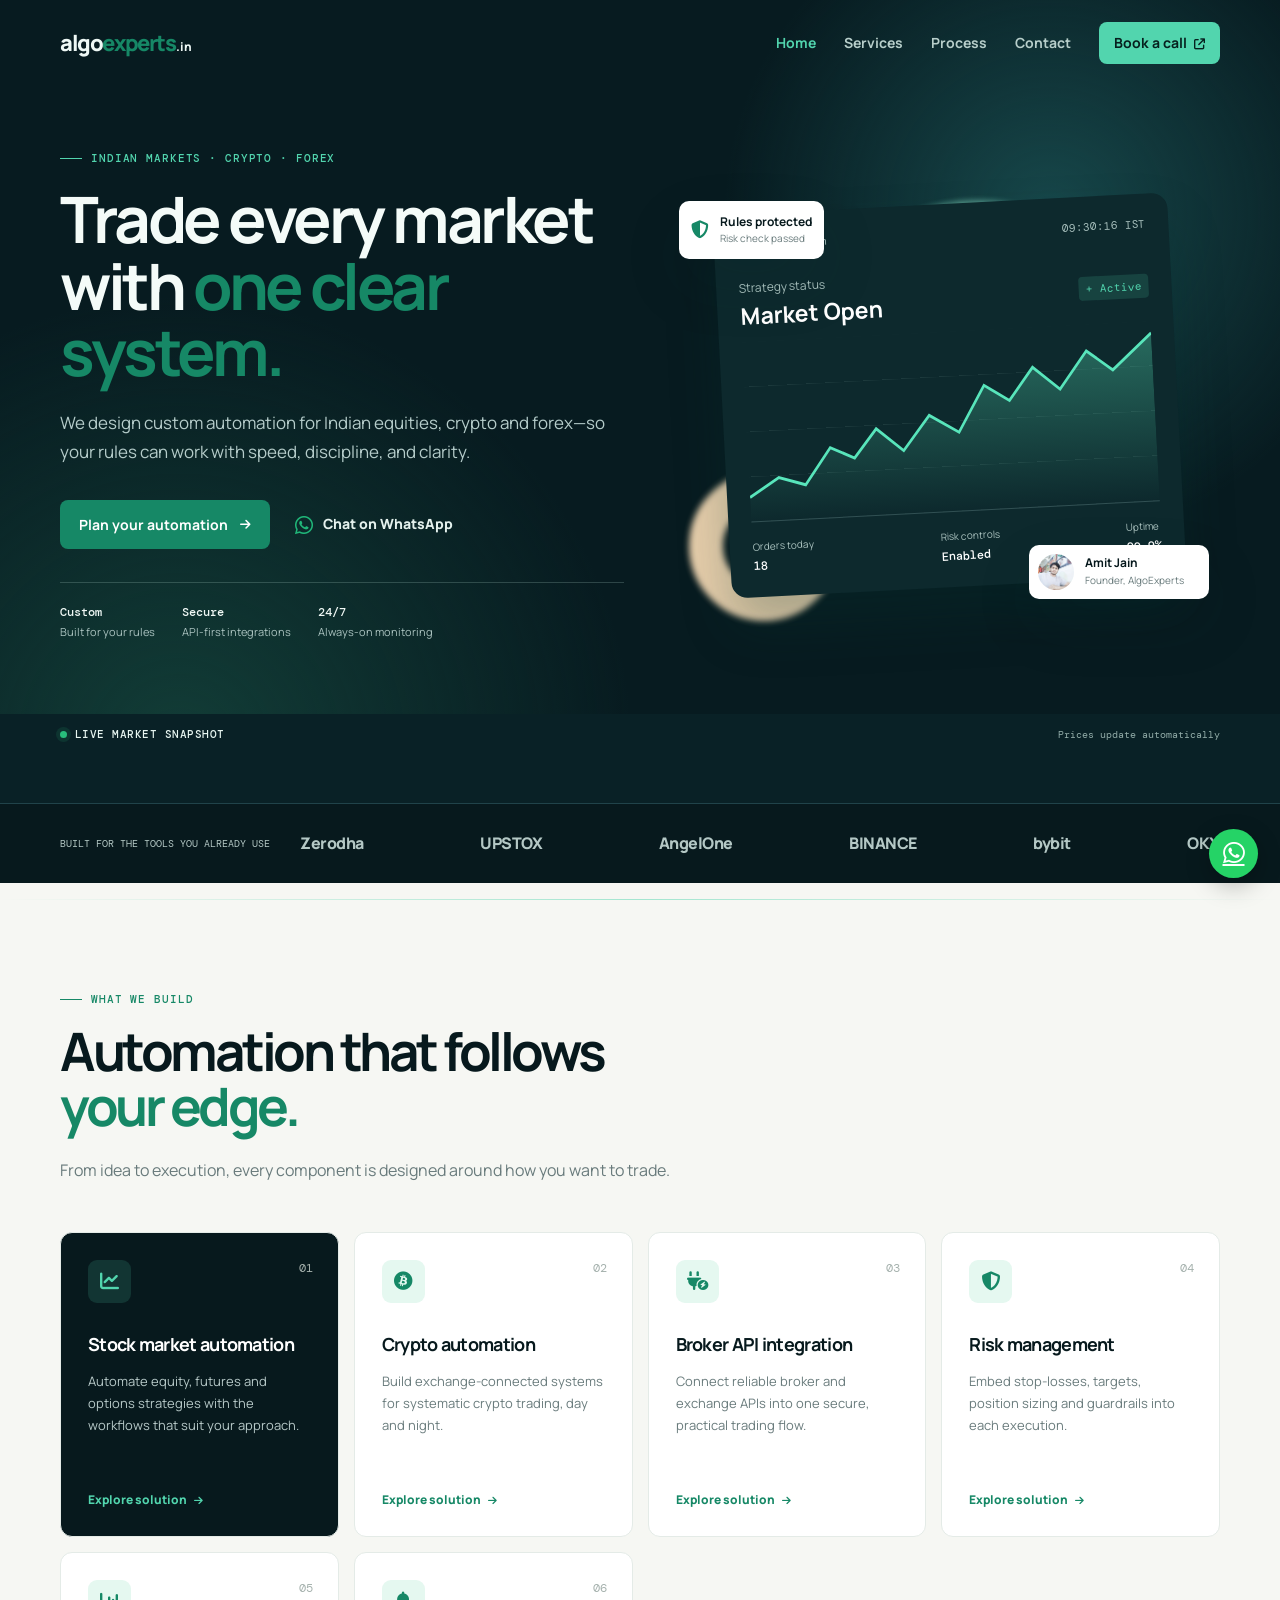
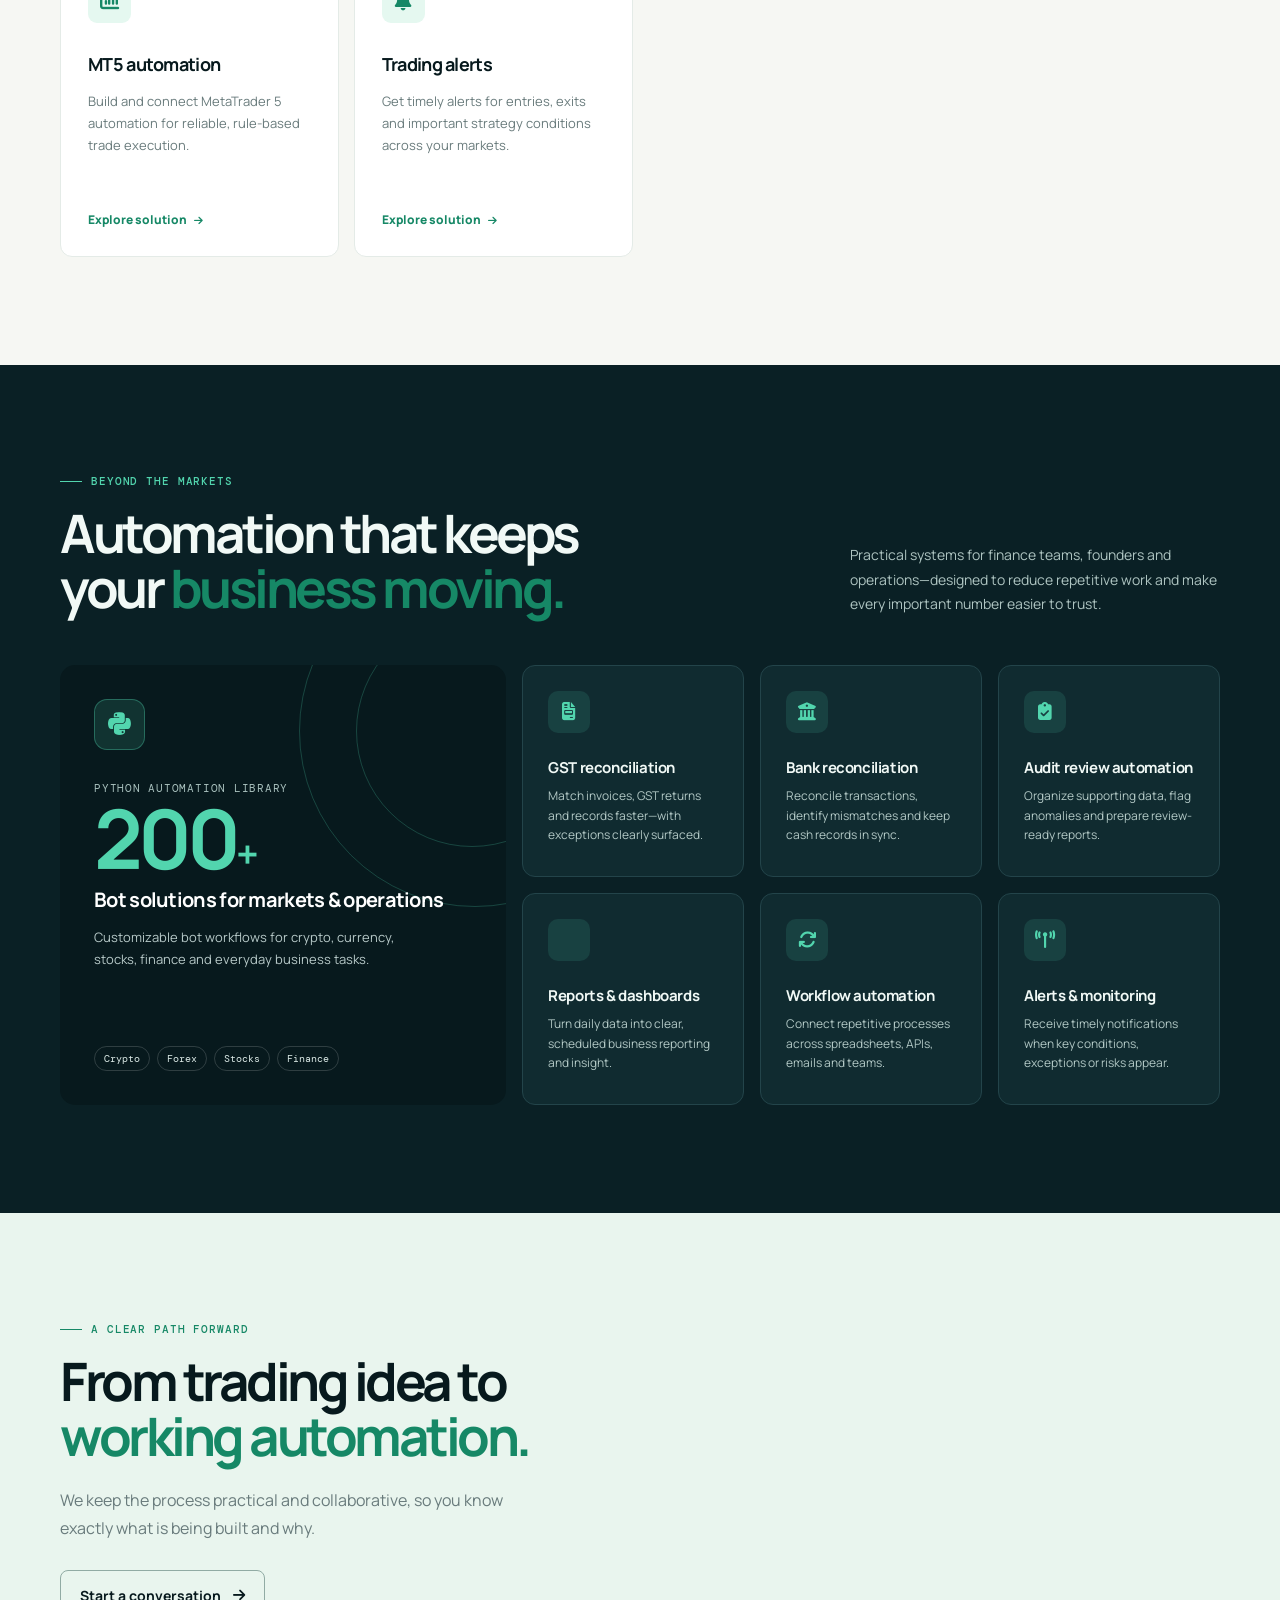
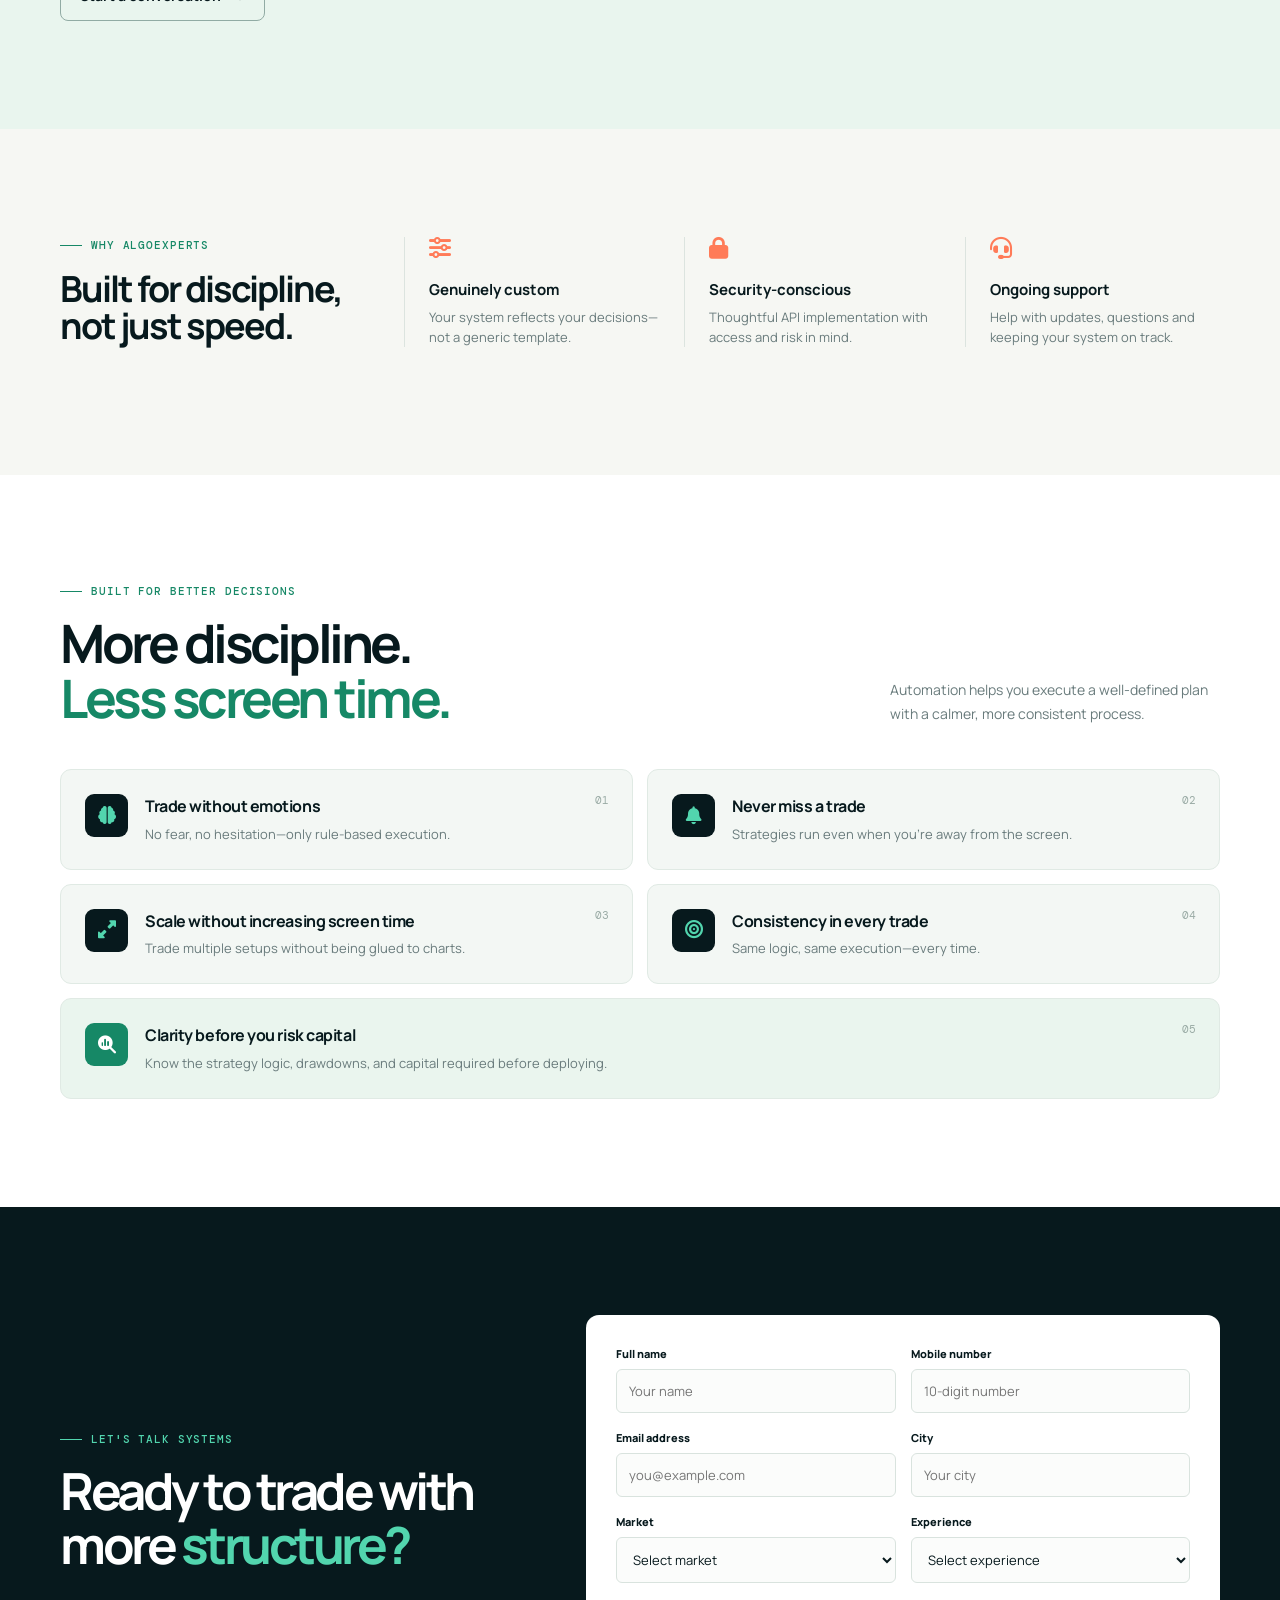
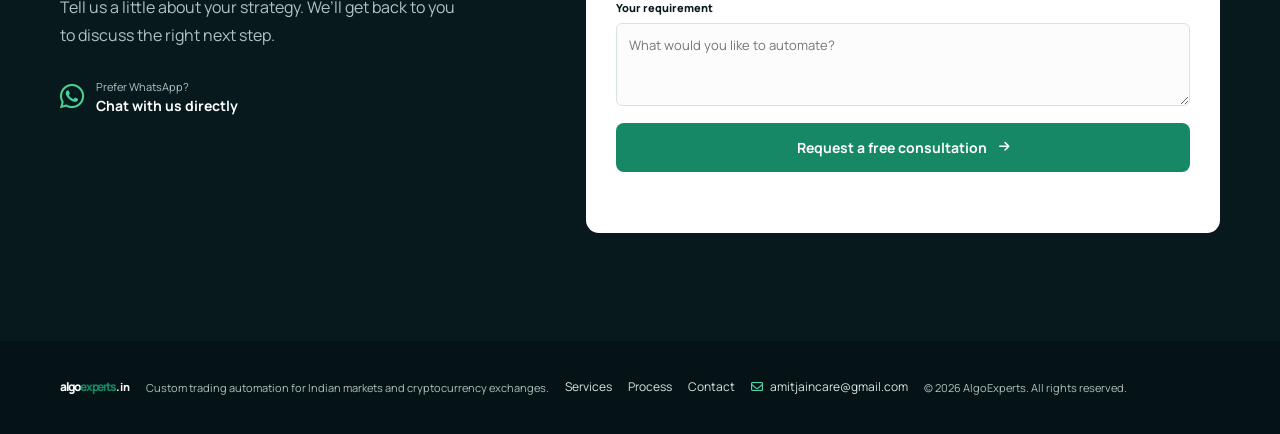
<file: index.html>
<!doctype html>
<html lang="en">
<head>
  <meta charset="UTF-8">
  <meta name="viewport" content="width=device-width, initial-scale=1.0">
  <meta name="description" content="Custom trading automation, broker API integrations and risk-managed systems for Indian markets and crypto exchanges.">
  <title>AlgoExperts.in | Trading automation, built around you</title>
  <link rel="preconnect" href="https://fonts.googleapis.com">
  <link rel="preconnect" href="https://fonts.gstatic.com" crossorigin>
  <link href="https://fonts.googleapis.com/css2?family=DM+Mono:wght@400;500&family=Manrope:wght@400;500;600;700;800&display=swap" rel="stylesheet">
  <link rel="stylesheet" href="https://cdnjs.cloudflare.com/ajax/libs/font-awesome/6.6.0/css/all.min.css">
  <link rel="stylesheet" href="assets/css/style.css">
  <link rel="stylesheet" href="assets/css/benefits.css">
  <link rel="stylesheet" href="assets/css/footer-contact.css">
  <link rel="stylesheet" href="assets/css/animations.css">
  <link rel="stylesheet" href="assets/css/live-markets.css">
  <link rel="stylesheet" href="assets/css/business-automation.css">
  <link rel="stylesheet" href="assets/css/business-animation.css">
  <link rel="stylesheet" href="assets/css/dark-refinement.css">
</head>
<body>
  <header class="site-header">
    <nav class="navbar container" aria-label="Main navigation">
      <a class="logo" href="#home" aria-label="AlgoExperts home">algo<span>experts</span><small>.in</small></a>
      <button class="menu-toggle" type="button" aria-label="Open navigation" aria-expanded="false"><i class="fa-solid fa-bars"></i></button>
      <div class="nav-menu">
        <a class="active" href="#home">Home</a>
        <a href="#services">Services</a>
        <a href="#process">Process</a>
        <a href="#contact">Contact</a>
        <a class="nav-cta" href="#contact">Book a call <i class="fa-solid fa-arrow-up-right-from-square"></i></a>
      </div>
    </nav>
  </header>

  <main>
    <section class="hero" id="home">
      <div class="hero-grid container">
        <div class="hero-copy">
          <p class="eyebrow"><span></span> Indian markets · Crypto · Forex</p>
          <h1>Trade every market with <em>one clear system.</em></h1>
          <p class="hero-description">We design custom automation for Indian equities, crypto and forex—so your rules can work with speed, discipline, and clarity.</p>
          <div class="hero-actions">
            <a class="button button-primary" href="#contact">Plan your automation <i class="fa-solid fa-arrow-right"></i></a>
            <a class="text-link" href="https://wa.me/917666667060" target="_blank" rel="noopener"><i class="fa-brands fa-whatsapp"></i> Chat on WhatsApp</a>
          </div>
          <div class="trust-row" aria-label="Key benefits">
            <div><strong>Custom</strong><span>Built for your rules</span></div>
            <div><strong>Secure</strong><span>API-first integrations</span></div>
            <div><strong>24/7</strong><span>Always-on monitoring</span></div>
          </div>
        </div>
        <div class="hero-visual" aria-label="Trading system dashboard illustration">
          <div class="orb orb-one"></div><div class="orb orb-two"></div>
          <div class="dashboard-card">
            <div class="dashboard-top"><span class="live-dot">Live system</span><span class="mono">09:30:16 IST</span></div>
            <div class="chart-heading"><div><p>Strategy status</p><strong>Market Open</strong></div><span class="positive">+ Active</span></div>
            <div class="chart" aria-hidden="true"><svg viewBox="0 0 480 185" preserveAspectRatio="none"><defs><linearGradient id="area" x1="0" y1="0" x2="0" y2="1"><stop stop-color="#52d5ae" stop-opacity=".38"/><stop offset="1" stop-color="#52d5ae" stop-opacity="0"/></linearGradient></defs><path class="chart-area" d="M0 160 L35 141 L66 150 L97 113 L125 125 L152 96 L183 120 L215 85 L249 104 L281 57 L310 74 L339 41 L370 65 L403 27 L433 48 L480 12 V185 H0Z"/><path class="chart-line" d="M0 160 L35 141 L66 150 L97 113 L125 125 L152 96 L183 120 L215 85 L249 104 L281 57 L310 74 L339 41 L370 65 L403 27 L433 48 L480 12"/></svg></div>
            <div class="system-metrics"><div><span>Orders today</span><strong>18</strong></div><div><span>Risk controls</span><strong>Enabled</strong></div><div><span>Uptime</span><strong>99.9%</strong></div></div>
          </div>
          <div class="floating-card founder-card"><img src="assets/images/amit-jain.png" alt="Amit Jain"><div><strong>Amit Jain</strong><span>Founder, AlgoExperts</span></div></div>
          <div class="floating-card automation-card"><i class="fa-solid fa-shield-halved"></i><div><strong>Rules protected</strong><span>Risk check passed</span></div></div>
        </div>
      </div>
    </section>

    <section class="market-ticker" aria-label="Live market prices"><div class="container"><div class="ticker-heading"><span class="ticker-live-dot"></span><span>Live market snapshot</span><small>Prices update automatically</small></div><div class="tradingview-widget-container"><div class="tradingview-widget-container__widget"></div><script type="text/javascript" src="https://s3.tradingview.com/external-embedding/embed-widget-ticker-tape.js" async>{"symbols":[{"proName":"NSE:NIFTY","title":"Nifty 50"},{"proName":"BSE:SENSEX","title":"Sensex"},{"proName":"NSE:RELIANCE","title":"Reliance"},{"proName":"NSE:TCS","title":"TCS"},{"proName":"OANDA:XAUUSD","title":"Gold"},{"proName":"OANDA:XAGUSD","title":"Silver"},{"proName":"BITSTAMP:BTCUSD","title":"Bitcoin"},{"proName":"FX_IDC:USDINR","title":"USD / INR"}],"showSymbolLogo":true,"colorTheme":"dark","isTransparent":true,"displayMode":"adaptive","locale":"en"}</script></div></div></section>

    <section class="logo-strip"><div class="container"><p>BUILT FOR THE TOOLS YOU ALREADY USE</p><div class="platform-names"><span>Zerodha</span><span>UPSTOX</span><span>AngelOne</span><span>BINANCE</span><span>bybit</span><span>OKX</span></div></div></section>

    <section class="section services-section" id="services"><div class="container">
      <div class="section-intro"><p class="eyebrow"><span></span> What we build</p><h2>Automation that follows <em>your edge.</em></h2><p>From idea to execution, every component is designed around how you want to trade.</p></div>
      <div class="service-grid">
        <article class="service-card featured"><div class="service-icon"><i class="fa-solid fa-chart-line"></i></div><span class="card-number">01</span><h3>Stock market automation</h3><p>Automate equity, futures and options strategies with the workflows that suit your approach.</p><a href="#contact">Explore solution <i class="fa-solid fa-arrow-right"></i></a></article>
        <article class="service-card"><div class="service-icon"><i class="fa-brands fa-bitcoin"></i></div><span class="card-number">02</span><h3>Crypto automation</h3><p>Build exchange-connected systems for systematic crypto trading, day and night.</p><a href="#contact">Explore solution <i class="fa-solid fa-arrow-right"></i></a></article>
        <article class="service-card"><div class="service-icon"><i class="fa-solid fa-plug-circle-bolt"></i></div><span class="card-number">03</span><h3>Broker API integration</h3><p>Connect reliable broker and exchange APIs into one secure, practical trading flow.</p><a href="#contact">Explore solution <i class="fa-solid fa-arrow-right"></i></a></article>
        <article class="service-card"><div class="service-icon"><i class="fa-solid fa-shield-halved"></i></div><span class="card-number">04</span><h3>Risk management</h3><p>Embed stop-losses, targets, position sizing and guardrails into each execution.</p><a href="#contact">Explore solution <i class="fa-solid fa-arrow-right"></i></a></article>
        <article class="service-card"><div class="service-icon"><i class="fa-solid fa-chart-column"></i></div><span class="card-number">05</span><h3>MT5 automation</h3><p>Build and connect MetaTrader 5 automation for reliable, rule-based trade execution.</p><a href="#contact">Explore solution <i class="fa-solid fa-arrow-right"></i></a></article>
        <article class="service-card"><div class="service-icon"><i class="fa-solid fa-bell"></i></div><span class="card-number">06</span><h3>Trading alerts</h3><p>Get timely alerts for entries, exits and important strategy conditions across your markets.</p><a href="#contact">Explore solution <i class="fa-solid fa-arrow-right"></i></a></article>
      </div>
    </div></section>

    <section class="section business-automation" id="business-automation"><div class="container"><div class="business-intro"><div><p class="eyebrow"><span></span> Beyond the markets</p><h2>Automation that keeps your <em>business moving.</em></h2></div><p>Practical systems for finance teams, founders and operations—designed to reduce repetitive work and make every important number easier to trust.</p></div><div class="business-layout"><div class="business-panel"><div class="bot-orbit"><i class="fa-brands fa-python"></i></div><span class="panel-label">Python automation library</span><strong>200<span>+</span></strong><h3>Bot solutions for markets &amp; operations</h3><p>Customizable bot workflows for crypto, currency, stocks, finance and everyday business tasks.</p><div class="bot-tags"><span>Crypto</span><span>Forex</span><span>Stocks</span><span>Finance</span></div></div><div class="business-grid"><article class="business-card"><i class="fa-solid fa-file-invoice"></i><h3>GST reconciliation</h3><p>Match invoices, GST returns and records faster—with exceptions clearly surfaced.</p></article><article class="business-card"><i class="fa-solid fa-building-columns"></i><h3>Bank reconciliation</h3><p>Reconcile transactions, identify mismatches and keep cash records in sync.</p></article><article class="business-card"><i class="fa-solid fa-clipboard-check"></i><h3>Audit review automation</h3><p>Organize supporting data, flag anomalies and prepare review-ready reports.</p></article><article class="business-card"><i class="fa-solid fa-file-chart-column"></i><h3>Reports &amp; dashboards</h3><p>Turn daily data into clear, scheduled business reporting and insight.</p></article><article class="business-card"><i class="fa-solid fa-arrows-rotate"></i><h3>Workflow automation</h3><p>Connect repetitive processes across spreadsheets, APIs, emails and teams.</p></article><article class="business-card"><i class="fa-solid fa-tower-broadcast"></i><h3>Alerts &amp; monitoring</h3><p>Receive timely notifications when key conditions, exceptions or risks appear.</p></article></div></div></div></section>

    <section class="section process-section" id="process"><div class="container process-layout"><div><p class="eyebrow"><span></span> A clear path forward</p><h2>From trading idea to <em>working automation.</em></h2><p class="process-copy">We keep the process practical and collaborative, so you know exactly what is being built and why.</p><a class="button button-outline" href="#contact">Start a conversation <i class="fa-solid fa-arrow-right"></i></a></div><ol class="process-list"><li><span>01</span><div><h3>Understand your rules</h3><p>We map your strategy, preferred market, broker and risk boundaries.</p></div></li><li><span>02</span><div><h3>Design &amp; connect</h3><p>We develop the logic and connect it with the right APIs and controls.</p></div></li><li><span>03</span><div><h3>Test &amp; launch</h3><p>We validate the workflow before a monitored, confident rollout.</p></div></li></ol></div></section>

    <section class="section assurance-section"><div class="container assurance-grid"><div><p class="eyebrow"><span></span> Why AlgoExperts</p><h2>Built for discipline, not just speed.</h2></div><div class="assurance-item"><i class="fa-solid fa-sliders"></i><div><h3>Genuinely custom</h3><p>Your system reflects your decisions—not a generic template.</p></div></div><div class="assurance-item"><i class="fa-solid fa-lock"></i><div><h3>Security-conscious</h3><p>Thoughtful API implementation with access and risk in mind.</p></div></div><div class="assurance-item"><i class="fa-solid fa-headset"></i><div><h3>Ongoing support</h3><p>Help with updates, questions and keeping your system on track.</p></div></div></div></section>

    <section class="section benefits-section"><div class="container"><div class="benefits-heading"><div><p class="eyebrow"><span></span> Built for better decisions</p><h2>More discipline.<br><em>Less screen time.</em></h2></div><p>Automation helps you execute a well-defined plan with a calmer, more consistent process.</p></div><div class="benefits-grid"><article class="benefit-card"><div class="benefit-icon"><i class="fa-solid fa-brain"></i></div><div><h3>Trade without emotions</h3><p>No fear, no hesitation—only rule-based execution.</p></div><span>01</span></article><article class="benefit-card"><div class="benefit-icon"><i class="fa-solid fa-bell"></i></div><div><h3>Never miss a trade</h3><p>Strategies run even when you're away from the screen.</p></div><span>02</span></article><article class="benefit-card"><div class="benefit-icon"><i class="fa-solid fa-up-right-and-down-left-from-center"></i></div><div><h3>Scale without increasing screen time</h3><p>Trade multiple setups without being glued to charts.</p></div><span>03</span></article><article class="benefit-card"><div class="benefit-icon"><i class="fa-solid fa-bullseye"></i></div><div><h3>Consistency in every trade</h3><p>Same logic, same execution—every time.</p></div><span>04</span></article><article class="benefit-card benefit-card-wide"><div class="benefit-icon"><i class="fa-solid fa-magnifying-glass-chart"></i></div><div><h3>Clarity before you risk capital</h3><p>Know the strategy logic, drawdowns, and capital required before deploying.</p></div><span>05</span></article></div></div></section>

    <section class="section contact-section" id="contact"><div class="container contact-layout"><div class="contact-copy"><p class="eyebrow"><span></span> Let's talk systems</p><h2>Ready to trade with more <em>structure?</em></h2><p>Tell us a little about your strategy. We’ll get back to you to discuss the right next step.</p><a href="https://wa.me/917666667060" target="_blank" rel="noopener" class="whatsapp-call"><i class="fa-brands fa-whatsapp"></i><span>Prefer WhatsApp?<strong>Chat with us directly</strong></span></a></div><div class="form-card"><form id="leadForm" novalidate><div class="form-row"><label>Full name<input type="text" id="name" name="name" placeholder="Your name" required></label><label>Mobile number<input type="tel" id="mobile" name="mobile" inputmode="numeric" placeholder="10-digit number" pattern="[0-9]{10}" required></label></div><div class="form-row"><label>Email address<input type="email" id="email" name="email" placeholder="you@example.com"></label><label>City<input type="text" id="city" name="city" placeholder="Your city"></label></div><div class="form-row"><label>Market<select id="market" name="market" required><option value="">Select market</option><option>Indian Stock Market</option><option>Cryptocurrency</option><option>Both</option></select></label><label>Experience<select id="experience" name="experience" required><option value="">Select experience</option><option>Beginner</option><option>Intermediate</option><option>Professional</option></select></label></div><label>Your requirement<textarea id="message" name="message" placeholder="What would you like to automate?"></textarea></label><button class="button button-primary form-submit" type="submit">Request a free consultation <i class="fa-solid fa-arrow-right"></i></button><p class="form-status" id="formStatus" aria-live="polite"></p></form></div></div></section>
  </main>
  <footer class="footer"><div class="container footer-inner"><a class="logo" href="#home">algo<span>experts</span><small>.in</small></a><p>Custom trading automation for Indian markets and cryptocurrency exchanges.</p><div><a href="#services">Services</a><a href="#process">Process</a><a href="#contact">Contact</a></div><a class="footer-email" href="mailto:amitjaincare@gmail.com"><i class="fa-regular fa-envelope"></i> amitjaincare@gmail.com</a><small>© 2026 AlgoExperts. All rights reserved.</small></div></footer>
  <a href="https://wa.me/917666667060" class="whatsapp-float" target="_blank" rel="noopener" aria-label="Chat on WhatsApp"><i class="fa-brands fa-whatsapp"></i></a>
  <script src="assets/js/script.js"></script>
  <script src="assets/js/animations.js"></script>
</body>
</html>
</file>
<file: assets/css/style.css>
:root{--ink:#07191d;--ink-soft:#123137;--paper:#f6f7f3;--white:#fff;--mint:#52d5ae;--mint-deep:#168866;--coral:#ff7b58;--muted:#697b7c;--line:#dce4df;--shadow:0 25px 60px rgba(10,42,45,.12)}*{box-sizing:border-box;margin:0}html{scroll-behavior:smooth}body{font-family:Manrope,Arial,sans-serif;color:var(--ink);background:var(--paper);line-height:1.55}.container{width:min(1160px,calc(100% - 48px));margin:auto}.site-header{position:absolute;z-index:10;inset:0 0 auto}.navbar{height:86px;display:flex;align-items:center;justify-content:space-between}.logo{color:var(--ink);font-size:22px;font-weight:800;text-decoration:none;letter-spacing:-1.4px}.logo span{color:var(--mint-deep)}.logo small{font-size:12px;letter-spacing:0}.nav-menu{display:flex;align-items:center;gap:28px}.nav-menu>a{color:#365054;text-decoration:none;font-size:14px;font-weight:700}.nav-menu>a:hover,.nav-menu .active{color:var(--mint-deep)}.nav-menu .nav-cta{background:var(--ink);color:white;padding:10px 15px;border-radius:8px}.nav-cta i{font-size:11px;margin-left:4px}.menu-toggle{display:none;background:none;border:0;font-size:20px;color:var(--ink)}.hero{overflow:hidden;padding:150px 0 74px;background:linear-gradient(118deg,#f5f7f1 51%,#e0f4eb 51%)}.hero-grid{display:grid;grid-template-columns:1.02fr .98fr;align-items:center;gap:55px}.eyebrow{display:flex;align-items:center;gap:9px;text-transform:uppercase;color:var(--mint-deep);font-family:'DM Mono',monospace;font-size:11px;font-weight:500;letter-spacing:.08em}.eyebrow span{width:22px;height:1px;background:currentColor}.hero h1,.section h2{font-size:clamp(38px,5vw,66px);line-height:1.04;letter-spacing:-3.5px;margin:19px 0 22px}.hero h1 em,.section h2 em{font-style:normal;color:var(--mint-deep)}.hero-description{max-width:560px;color:#4d6466;font-size:17px;line-height:1.75}.hero-actions{display:flex;align-items:center;gap:25px;margin:33px 0}.button{display:inline-flex;justify-content:center;align-items:center;gap:12px;border:0;border-radius:8px;padding:15px 19px;font:700 14px Manrope,sans-serif;text-decoration:none;cursor:pointer;transition:.25s}.button:hover{transform:translateY(-2px);box-shadow:0 12px 22px rgba(16,65,58,.18)}.button-primary{background:var(--mint-deep);color:white}.button-primary i{font-size:12px}.text-link{color:var(--ink);font-size:14px;font-weight:800;text-decoration:none}.text-link i{color:#20b779;font-size:21px;vertical-align:middle;margin-right:7px}.trust-row{display:flex;gap:27px;border-top:1px solid #cfdbd7;padding-top:21px}.trust-row div{display:flex;flex-direction:column}.trust-row strong{font:500 12px 'DM Mono',monospace;color:var(--ink)}.trust-row span{font-size:11px;color:var(--muted);margin-top:3px}.hero-visual{min-height:452px;position:relative;display:flex;align-items:center;justify-content:center}.orb{position:absolute;border-radius:50%;filter:blur(3px)}.orb-one{height:355px;width:355px;background:#8ce4c8;opacity:.65;right:12%;top:7%}.orb-two{width:150px;height:150px;border:34px solid #ffe1ba;bottom:0;left:2%;opacity:.9}.dashboard-card{z-index:1;width:min(100%,455px);background:#0d292d;border-radius:16px;padding:23px;color:white;box-shadow:0 30px 50px rgba(9,52,48,.27);transform:rotate(-3deg)}.dashboard-top,.chart-heading,.system-metrics{display:flex;justify-content:space-between;align-items:center}.dashboard-top{color:#a9c1be;font:11px 'DM Mono',monospace}.live-dot:before{content:'';display:inline-block;width:7px;height:7px;margin-right:6px;background:var(--mint);border-radius:50%}.chart-heading{margin:28px 0 9px}.chart-heading p{color:#a9c1be;font-size:12px}.chart-heading strong{font-size:23px}.positive{font:11px 'DM Mono',monospace;background:rgba(82,213,174,.15);color:var(--mint);padding:5px 7px;border-radius:4px}.chart{height:180px;border-bottom:1px solid #315053;background:repeating-linear-gradient(0deg,transparent,transparent 44px,rgba(177,216,206,.1) 45px)}.chart svg{width:100%;height:100%}.chart-area{fill:url(#area)}.chart-line{fill:none;stroke:#58e5bb;stroke-width:3}.system-metrics{padding-top:17px}.system-metrics div{display:flex;flex-direction:column;gap:3px}.system-metrics span{color:#a9c1be;font-size:10px}.system-metrics strong{font:500 12px 'DM Mono',monospace}.floating-card{position:absolute;z-index:2;background:#fff;border-radius:10px;box-shadow:var(--shadow);display:flex;align-items:center;gap:11px}.floating-card strong{font-size:12px;display:block}.floating-card span{display:block;color:var(--muted);font-size:10px}.founder-card{padding:9px;right:2%;bottom:5%;min-width:180px}.founder-card img{width:36px;height:36px;object-fit:cover;border-radius:50%}.automation-card{padding:12px;left:0;top:7%}.automation-card i{color:var(--mint-deep);font-size:18px}.logo-strip{background:var(--ink);color:#b4c8c5;padding:27px 0}.logo-strip .container{display:flex;align-items:center;justify-content:space-between;gap:30px}.logo-strip p{font:10px 'DM Mono',monospace;white-space:nowrap}.platform-names{display:flex;justify-content:space-between;align-items:center;width:100%;gap:20px}.platform-names span{font-weight:800;letter-spacing:-.5px}.section{padding:108px 0}.section-intro{max-width:610px}.section h2{font-size:clamp(35px,4.2vw,53px);margin-top:16px}.section-intro>p:last-child,.process-copy{color:var(--muted);font-size:16px;line-height:1.75}.service-grid{display:grid;grid-template-columns:repeat(4,1fr);gap:15px;margin-top:48px}.service-card{position:relative;display:flex;flex-direction:column;min-height:305px;background:white;border:1px solid #e4ebe7;border-radius:12px;padding:27px;transition:.25s}.service-card:hover{transform:translateY(-6px);box-shadow:var(--shadow);border-color:#bee4d6}.service-card.featured{background:var(--ink);color:white}.service-icon{width:43px;height:43px;display:grid;place-items:center;border-radius:9px;background:#e5f8f0;color:var(--mint-deep);font-size:19px}.featured .service-icon{background:rgba(82,213,174,.15);color:var(--mint)}.card-number{position:absolute;right:25px;color:#a5b1ad;font:12px 'DM Mono',monospace}.service-card h3{font-size:18px;margin:28px 0 11px;letter-spacing:-.7px}.service-card p{font-size:13px;color:var(--muted);line-height:1.7}.featured p{color:#b7c9c8}.service-card a{margin-top:auto;color:var(--mint-deep);font-size:12px;font-weight:800;text-decoration:none}.featured a{color:var(--mint)}.service-card a i{font-size:10px;margin-left:5px}.process-section{background:#e9f5ee}.process-layout{display:grid;grid-template-columns:.9fr 1.1fr;gap:105px;align-items:center}.process-copy{margin-bottom:28px}.button-outline{color:var(--ink);background:transparent;border:1px solid #91aba4}.process-list{list-style:none;counter-reset:step}.process-list li{display:flex;gap:25px;padding:23px 0;border-bottom:1px solid #cbded4}.process-list li:first-child{border-top:1px solid #cbded4}.process-list span{font:12px 'DM Mono',monospace;color:var(--mint-deep)}.process-list h3{font-size:17px;margin-bottom:6px}.process-list p{color:var(--muted);font-size:13px}.assurance-grid{display:grid;grid-template-columns:1.25fr 1fr 1fr 1fr;gap:25px;align-items:start}.assurance-grid h2{font-size:36px;letter-spacing:-2px}.assurance-item{border-left:1px solid var(--line);padding-left:24px}.assurance-item i{color:var(--coral);font-size:22px;margin-bottom:19px}.assurance-item h3{font-size:15px;margin-bottom:6px}.assurance-item p{color:var(--muted);font-size:13px}.contact-section{background:var(--ink);color:white}.contact-layout{display:grid;grid-template-columns:.82fr 1.18fr;gap:86px;align-items:center}.contact-section .eyebrow{color:var(--mint)}.contact-section h2{font-size:clamp(38px,4vw,54px)}.contact-section h2 em{color:var(--mint)}.contact-copy>p:not(.eyebrow){color:#afc4c2;max-width:400px;line-height:1.75}.whatsapp-call{margin-top:29px;color:white;display:flex;align-items:center;gap:11px;text-decoration:none}.whatsapp-call>i{font-size:28px;color:#48d394}.whatsapp-call span{font-size:11px;color:#afc4c2}.whatsapp-call strong{display:block;color:white;font-size:14px}.form-card{background:#fff;color:var(--ink);padding:30px;border-radius:13px}.form-row{display:grid;grid-template-columns:1fr 1fr;gap:15px}label{display:flex;flex-direction:column;gap:7px;font-size:11px;font-weight:800;margin-bottom:16px}input,select,textarea{width:100%;border:1px solid #d9e3de;background:#fbfcfb;border-radius:6px;padding:12px;color:var(--ink);font:13px Manrope,sans-serif;outline:0}input:focus,select:focus,textarea:focus{border-color:var(--mint-deep);box-shadow:0 0 0 3px rgba(82,213,174,.14)}textarea{height:83px;resize:vertical}.form-submit{width:100%;margin-top:1px}.form-status{min-height:19px;margin-top:12px;text-align:center;font-size:12px}.form-status.error{color:#c74931}.form-status.success{color:var(--mint-deep)}.footer{background:#051316;color:#adc1be;padding:37px 0}.footer-inner{display:grid;grid-template-columns:1.1fr 1.8fr 1.2fr auto;gap:20px;align-items:center}.footer .logo{color:white}.footer p,.footer small{font-size:11px}.footer div{display:flex;gap:16px}.footer div a{color:#dce6e3;text-decoration:none;font-size:12px}.whatsapp-float{position:fixed;z-index:10;right:22px;bottom:22px;width:49px;height:49px;display:grid;place-items:center;border-radius:50%;background:#25d366;color:white;box-shadow:0 8px 23px rgba(0,0,0,.25);font-size:25px}@media(max-width:900px){.hero-grid,.process-layout,.contact-layout{grid-template-columns:1fr;gap:45px}.hero-visual{min-height:410px}.service-grid{grid-template-columns:repeat(2,1fr)}.assurance-grid{grid-template-columns:1fr 1fr}.assurance-grid>div:first-child{grid-column:span 2}.footer-inner{grid-template-columns:1fr 1fr}.footer small{grid-column:span 2}.contact-copy{max-width:500px}}@media(max-width:640px){.container{width:min(100% - 32px,1160px)}.site-header{background:#f5f7f1}.navbar{height:66px}.menu-toggle{display:block}.nav-menu{display:none;position:absolute;top:66px;left:0;right:0;padding:18px 16px;background:#fff;box-shadow:0 14px 25px rgba(0,0,0,.08);flex-direction:column;align-items:stretch;gap:15px}.nav-menu.open{display:flex}.nav-menu .nav-cta{text-align:center}.hero{padding:118px 0 45px;background:#f5f7f1}.hero h1{letter-spacing:-2.5px}.hero-actions{align-items:flex-start;flex-direction:column;gap:18px}.trust-row{gap:14px;justify-content:space-between}.hero-visual{min-height:350px}.dashboard-card{padding:17px;transform:rotate(-2deg)}.chart{height:140px}.floating-card{transform:scale(.86)}.founder-card{right:-3%;bottom:0}.automation-card{left:-4%;top:0}.logo-strip .container{display:block}.logo-strip p{margin-bottom:16px}.platform-names{flex-wrap:wrap;gap:14px;font-size:14px}.section{padding:72px 0}.service-grid,.assurance-grid,.form-row{grid-template-columns:1fr}.assurance-grid>div:first-child{grid-column:auto}.assurance-item{border-left:0;border-top:1px solid var(--line);padding:20px 0 0}.process-list li{gap:15px}.form-card{padding:20px}.footer-inner{grid-template-columns:1fr;gap:16px}.footer small{grid-column:auto}.footer div{flex-wrap:wrap}.contact-layout{gap:35px}}
</file>
<file: assets/css/benefits.css>
.benefits-section{background:#fff}.benefits-heading{display:flex;justify-content:space-between;align-items:end;gap:30px;margin-bottom:43px}.benefits-heading h2{margin-bottom:0}.benefits-heading>p{max-width:330px;color:var(--muted);font-size:14px;line-height:1.7}.benefits-grid{display:grid;grid-template-columns:repeat(2,1fr);gap:14px}.benefit-card{position:relative;display:flex;align-items:flex-start;gap:17px;padding:24px;background:#f3f7f4;border:1px solid #e0eae4;border-radius:11px;transition:.25s}.benefit-card:hover{background:#e8f7ef;transform:translateY(-4px);box-shadow:0 15px 34px rgba(12,55,45,.08)}.benefit-icon{flex:0 0 43px;height:43px;display:grid;place-items:center;border-radius:9px;background:var(--ink);color:var(--mint);font-size:18px}.benefit-card h3{padding-right:27px;font-size:16px;letter-spacing:-.45px;margin-bottom:5px}.benefit-card p{color:var(--muted);font-size:13px;line-height:1.6}.benefit-card>span{position:absolute;top:23px;right:23px;color:#9aaba5;font:11px 'DM Mono',monospace}.benefit-card-wide{grid-column:span 2;background:#eaf5ee}.benefit-card-wide .benefit-icon{background:var(--mint-deep);color:white}@media(max-width:640px){.benefits-heading{display:block}.benefits-heading>p{margin-top:17px}.benefits-grid{grid-template-columns:1fr}.benefit-card-wide{grid-column:auto}}
</file>
<file: assets/css/footer-contact.css>
.footer-email{color:#dce6e3;text-decoration:none;font-size:11px;white-space:nowrap}.footer-email i{margin-right:5px;color:var(--mint)}
</file>
<file: assets/css/animations.css>
@media (prefers-reduced-motion:no-preference){.hero-copy>*{animation:heroRise .65s both}.hero-copy .eyebrow{animation-delay:.04s}.hero-copy h1{animation-delay:.12s}.hero-copy .hero-description{animation-delay:.2s}.hero-copy .hero-actions{animation-delay:.28s}.hero-copy .trust-row{animation-delay:.36s}.hero-visual{animation:visualEnter .8s .1s both}.dashboard-card{animation:dashboardFloat 6s ease-in-out infinite}.service-card,.benefit-card,.assurance-item,.process-list li,.section-intro,.benefits-heading,.contact-copy,.form-card{opacity:0;transform:translateY(20px);transition:opacity .58s ease,transform .58s cubic-bezier(.2,.75,.25,1)}.reveal-visible{opacity:1;transform:translateY(0)}.service-card:nth-child(2),.benefit-card:nth-child(2),.assurance-item:nth-child(3){transition-delay:.08s}.service-card:nth-child(3),.benefit-card:nth-child(3),.assurance-item:nth-child(4){transition-delay:.16s}.service-card:nth-child(4),.benefit-card:nth-child(4){transition-delay:.24s}.service-card:nth-child(5),.benefit-card:nth-child(5){transition-delay:.32s}.service-card:nth-child(6){transition-delay:.4s}@keyframes heroRise{from{opacity:0;transform:translateY(18px)}to{opacity:1;transform:translateY(0)}}@keyframes visualEnter{from{opacity:0;transform:translateX(25px)}to{opacity:1;transform:translateX(0)}}@keyframes dashboardFloat{0%,100%{transform:rotate(-3deg) translateY(0)}50%{transform:rotate(-2deg) translateY(-6px)}}}@media (prefers-reduced-motion:reduce){html{scroll-behavior:auto}}
</file>
<file: assets/css/live-markets.css>
.market-ticker{padding:0;background:#fff;border-bottom:1px solid #dce6e0}.market-ticker .container{padding:0}.ticker-heading{display:flex;align-items:center;gap:8px;padding:13px 0 8px;color:var(--ink);font:500 11px 'DM Mono',monospace;text-transform:uppercase;letter-spacing:.045em}.ticker-heading small{margin-left:auto;color:var(--muted);font:10px 'DM Mono',monospace;text-transform:none;letter-spacing:0}.ticker-live-dot{width:7px;height:7px;border-radius:50%;background:#28bd7c;box-shadow:0 0 0 4px rgba(40,189,124,.12);animation:marketPulse 1.8s infinite}.tradingview-widget-container{height:54px;overflow:hidden}.tradingview-widget-container__widget{height:54px}@keyframes marketPulse{50%{box-shadow:0 0 0 8px rgba(40,189,124,0)}}@media(max-width:640px){.ticker-heading{padding-left:0}.ticker-heading small{display:none}.tradingview-widget-container{height:62px}.tradingview-widget-container__widget{height:62px}}
</file>
<file: assets/css/business-automation.css>
.business-automation{background:#f5f7f3}.business-intro{display:flex;justify-content:space-between;gap:40px;align-items:end;margin-bottom:48px}.business-intro h2{max-width:620px;margin-bottom:0}.business-intro>p{max-width:370px;color:var(--muted);font-size:14px;line-height:1.75}.business-layout{display:grid;grid-template-columns:.78fr 1.22fr;gap:16px}.business-panel{min-height:440px;position:relative;overflow:hidden;display:flex;flex-direction:column;align-items:flex-start;background:var(--ink);color:#fff;border-radius:15px;padding:34px}.business-panel:before,.business-panel:after{content:'';position:absolute;border-radius:50%;border:1px solid rgba(82,213,174,.24)}.business-panel:before{width:350px;height:350px;right:-145px;top:-110px}.business-panel:after{width:230px;height:230px;right:-82px;top:-50px}.bot-orbit{width:51px;height:51px;display:grid;place-items:center;position:relative;z-index:1;background:rgba(82,213,174,.14);border:1px solid rgba(82,213,174,.35);border-radius:13px;color:var(--mint);font-size:26px}.panel-label{position:relative;z-index:1;margin-top:31px;color:#a9c1be;font:11px 'DM Mono',monospace;text-transform:uppercase;letter-spacing:.07em}.business-panel strong{position:relative;z-index:1;margin:2px 0 5px;color:var(--mint);font-size:82px;line-height:1;letter-spacing:-5px}.business-panel strong span{font-size:40px}.business-panel h3{position:relative;z-index:1;font-size:20px;letter-spacing:-.7px}.business-panel p{position:relative;z-index:1;max-width:325px;margin-top:11px;color:#b7c9c8;font-size:13px;line-height:1.7}.bot-tags{position:relative;z-index:1;display:flex;flex-wrap:wrap;gap:7px;margin-top:auto}.bot-tags span{border:1px solid rgba(255,255,255,.16);border-radius:99px;padding:5px 9px;color:#dceae7;font:10px 'DM Mono',monospace}.business-grid{display:grid;grid-template-columns:repeat(3,1fr);gap:16px}.business-card{min-height:212px;background:#fff;border:1px solid #e0e8e3;border-radius:13px;padding:25px;transition:transform .25s,box-shadow .25s,border-color .25s}.business-card:hover{transform:translateY(-5px);border-color:#a8d8c6;box-shadow:0 18px 34px rgba(13,57,47,.09)}.business-card>i{display:grid;place-items:center;width:42px;height:42px;border-radius:10px;background:#e7f7ef;color:var(--mint-deep);font-size:18px}.business-card h3{margin:23px 0 7px;font-size:15px;letter-spacing:-.4px}.business-card p{color:var(--muted);font-size:12px;line-height:1.65}@media(max-width:900px){.business-layout{grid-template-columns:1fr}.business-panel{min-height:350px}.business-grid{grid-template-columns:repeat(2,1fr)}}@media(max-width:640px){.business-intro{display:block}.business-intro>p{margin-top:17px}.business-grid{grid-template-columns:1fr}.business-card{min-height:auto}.business-panel{padding:27px;min-height:340px}.business-panel strong{font-size:70px}}
</file>
<file: assets/css/business-animation.css>
@media (prefers-reduced-motion:no-preference){.business-intro,.business-panel,.business-card{opacity:0;transform:translateY(24px);transition:opacity .65s ease,transform .65s cubic-bezier(.2,.75,.25,1)}.business-intro.reveal-visible,.business-panel.reveal-visible,.business-card.reveal-visible{opacity:1;transform:translateY(0)}.business-card:nth-child(2){transition-delay:.08s}.business-card:nth-child(3){transition-delay:.16s}.business-card:nth-child(4){transition-delay:.1s}.business-card:nth-child(5){transition-delay:.18s}.business-card:nth-child(6){transition-delay:.26s}.bot-orbit{animation:botGlow 3s ease-in-out infinite}@keyframes botGlow{50%{transform:translateY(-5px) rotate(6deg);box-shadow:0 12px 25px rgba(82,213,174,.17)}}}
</file>
<file: assets/css/dark-refinement.css>
.site-header .logo{color:#eef8f5}.site-header .nav-menu>a{color:#b7ceca}.site-header .nav-menu>a:hover,.site-header .nav-menu .active{color:var(--mint)}.site-header .nav-menu .nav-cta{background:var(--mint);color:#06201e}.site-header .menu-toggle{color:#eef8f5}.hero{background:radial-gradient(circle at 82% 30%,#17484b 0,transparent 28%),radial-gradient(circle at 14% 105%,#123d37 0,transparent 34%),#071b20}.hero:after{content:'';position:absolute;inset:auto 0 0;height:1px;background:linear-gradient(90deg,transparent,rgba(82,213,174,.5),transparent)}.hero h1{color:#f4fbf8}.hero-description{color:#b5ccca}.hero .eyebrow{color:var(--mint)}.trust-row{border-color:rgba(184,217,210,.22)}.trust-row strong{color:#f0f8f5}.trust-row span{color:#aac2bf}.text-link{color:#e4f1ed}.market-ticker{background:#092126;border-color:#20434a}.ticker-heading{color:#e6f5f0}.ticker-heading small{color:#93ada9}.business-automation{background:#0a2025}.business-intro h2{color:#f1f9f6}.business-intro>p{color:#aec4c1}.business-automation .eyebrow{color:var(--mint)}.business-card{background:#102b30;border-color:#23444a}.business-card:hover{background:#14343a;border-color:#4d9d88;box-shadow:0 18px 34px rgba(0,0,0,.22)}.business-card h3{color:#f1f9f6}.business-card p{color:#b2c8c5}.business-card>i{background:rgba(82,213,174,.13);color:var(--mint)}@media(max-width:640px){.site-header{background:#071b20}.nav-menu{background:#0d282d}.nav-menu>a{color:#d1e1df}.nav-menu .nav-cta{color:#06201e}}
</file>
